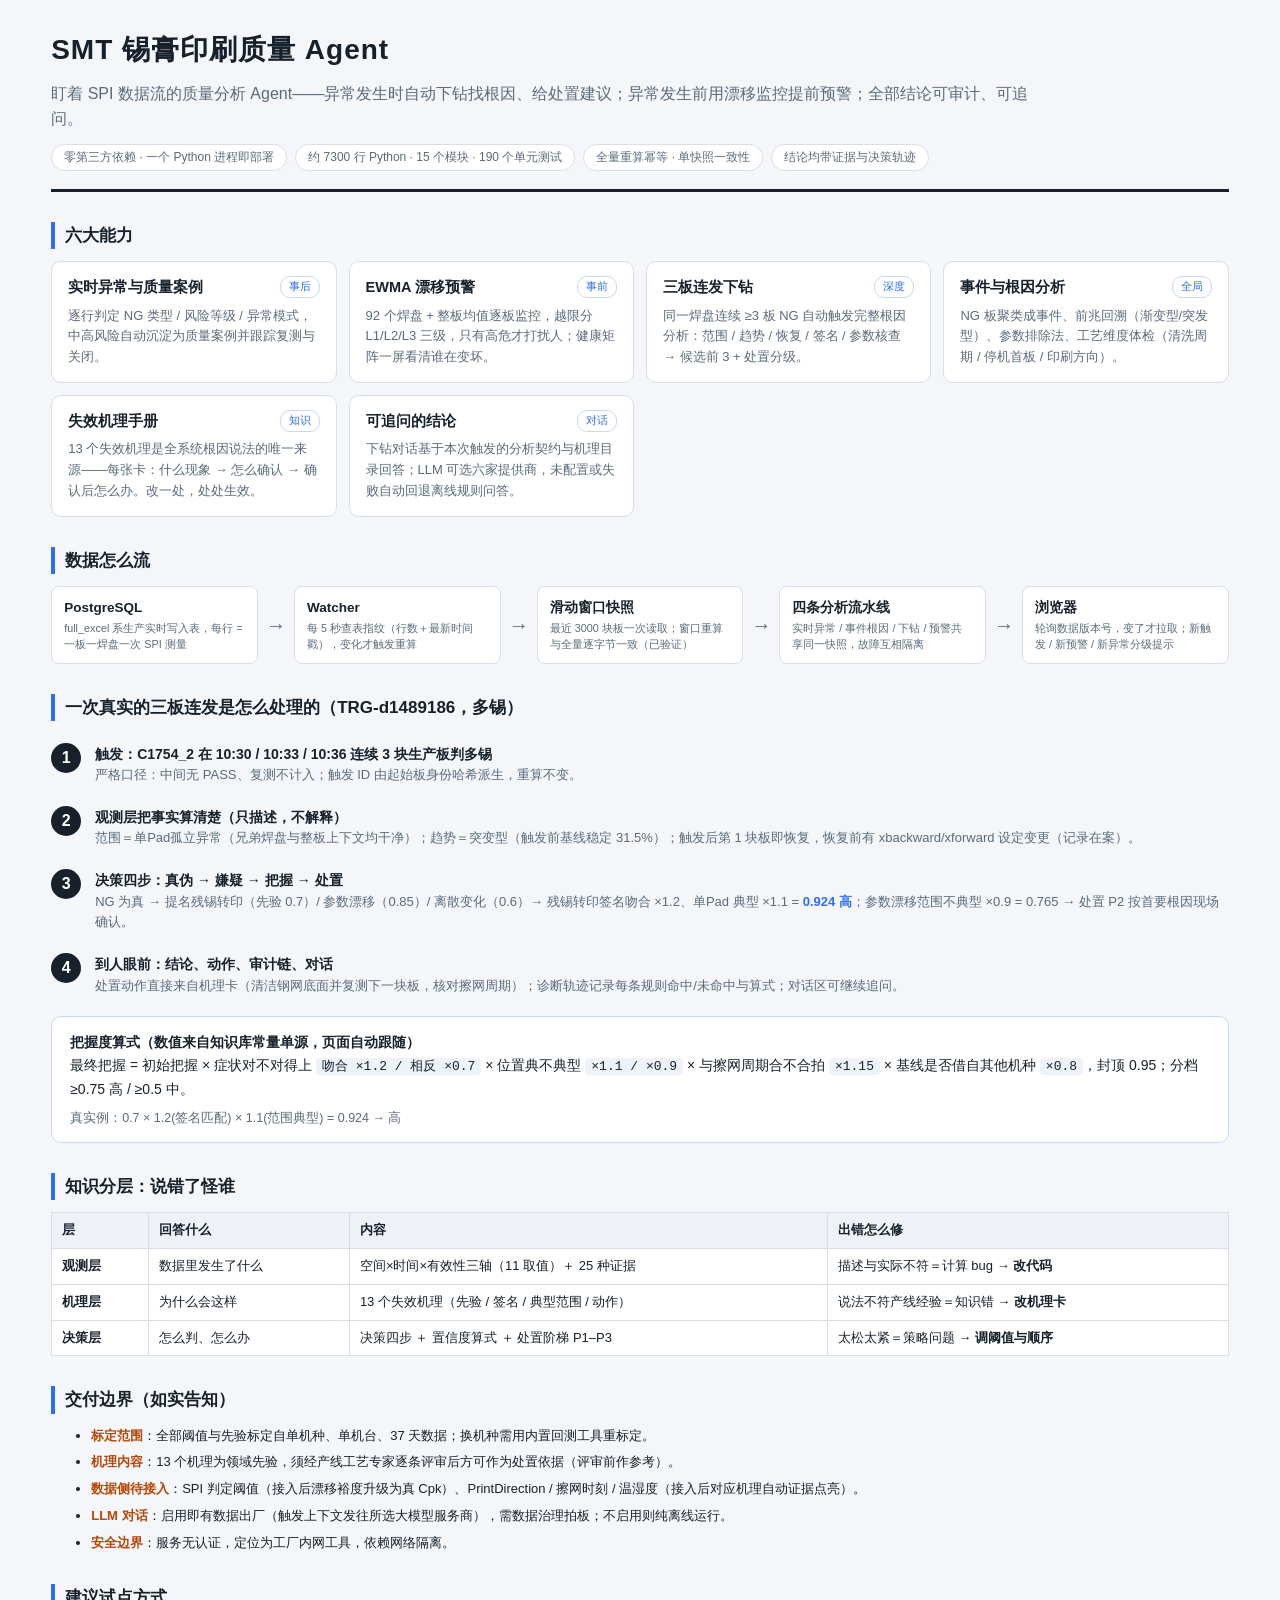
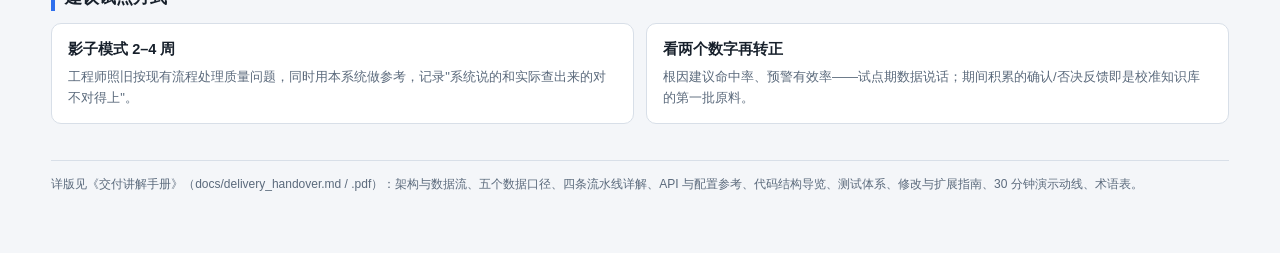
<file: docs/delivery_overview.html>
<!DOCTYPE html>
<html lang="zh-CN">
<head>
<meta charset="utf-8">
<meta name="viewport" content="width=device-width, initial-scale=1">
<title>SMT 锡膏印刷质量 Agent · 一页总览</title>
<style>
  :root {
    --ink: #17202b; --muted: #5b6a7c; --line: #d8dfe8; --panel: #ffffff;
    --bg: #f4f6f9; --accent: #2f6fed; --danger: #d92d20; --ok: #12805c; --warn: #b54708;
  }
  * { box-sizing: border-box; margin: 0; }
  body { font-family: "Noto Sans CJK SC", "PingFang SC", "Microsoft YaHei", sans-serif;
         background: var(--bg); color: var(--ink); line-height: 1.6; padding: 28px 4vw 60px; }
  .hero { border-bottom: 3px solid var(--ink); padding-bottom: 18px; margin-bottom: 26px; }
  .hero h1 { font-size: 28px; letter-spacing: 1px; }
  .hero p { color: var(--muted); margin-top: 8px; max-width: 62em; }
  .hero .chips { margin-top: 12px; display: flex; flex-wrap: wrap; gap: 8px; }
  .chip { font-size: 12px; border: 1px solid var(--line); background: var(--panel);
          border-radius: 20px; padding: 3px 12px; color: var(--muted); }
  h2 { font-size: 17px; margin: 30px 0 12px; padding-left: 10px; border-left: 4px solid var(--accent); }
  .grid { display: grid; gap: 12px; }
  .cols-3 { grid-template-columns: repeat(auto-fit, minmax(260px, 1fr)); }
  .cols-2 { grid-template-columns: repeat(auto-fit, minmax(340px, 1fr)); }
  .card { background: var(--panel); border: 1px solid var(--line); border-radius: 10px; padding: 14px 16px; }
  .card h3 { font-size: 14.5px; margin-bottom: 6px; }
  .card p { font-size: 13px; color: var(--muted); }
  .card .tag { float: right; font-size: 11px; color: var(--accent); border: 1px solid #c7d7f5;
               border-radius: 10px; padding: 1px 8px; }
  .flow { display: flex; flex-wrap: wrap; align-items: stretch; gap: 8px; }
  .flow .node { background: var(--panel); border: 1px solid var(--line); border-radius: 8px;
                padding: 10px 12px; font-size: 13px; flex: 1; min-width: 150px; }
  .flow .node strong { display: block; font-size: 13.5px; margin-bottom: 3px; }
  .flow .node small { color: var(--muted); line-height: 1.45; display: block; }
  .flow .arrow { align-self: center; color: var(--muted); font-size: 20px; }
  .steps { counter-reset: step; }
  .step { display: flex; gap: 14px; padding: 10px 0; }
  .step::before { counter-increment: step; content: counter(step);
                  flex: none; width: 30px; height: 30px; border-radius: 50%;
                  background: var(--ink); color: #fff; font-weight: 700;
                  display: flex; align-items: center; justify-content: center; }
  .step strong { display: block; font-size: 14px; }
  .step p { font-size: 13px; color: var(--muted); }
  .formula { background: var(--panel); border: 1.5px solid #c7d7f5; border-radius: 10px;
             padding: 14px 18px; font-size: 14px; margin-top: 10px; }
  .formula code { background: #eef2f9; padding: 1px 6px; border-radius: 4px; font-size: 13px; }
  .formula .ex { color: var(--muted); font-size: 12.5px; margin-top: 8px; }
  table { border-collapse: collapse; width: 100%; background: var(--panel); font-size: 13px; }
  th, td { border: 1px solid var(--line); padding: 7px 10px; text-align: left; vertical-align: top; }
  th { background: #eef2f7; white-space: nowrap; }
  .warn-list li { margin: 6px 0; font-size: 13px; }
  .warn-list strong { color: var(--warn); }
  .foot { margin-top: 36px; padding-top: 14px; border-top: 1px solid var(--line);
          color: var(--muted); font-size: 12px; }
  .k { color: var(--accent); font-weight: 600; }
  @media print {
    body { background: #fff; padding: 0; }
    .card, .flow .node, .formula, table { break-inside: avoid; }
  }
</style>
</head>
<body>

<header class="hero">
  <h1>SMT 锡膏印刷质量 Agent</h1>
  <p>盯着 SPI 数据流的质量分析 Agent——异常发生时自动下钻找根因、给处置建议；异常发生前用漂移监控提前预警；全部结论可审计、可追问。</p>
  <div class="chips">
    <span class="chip">零第三方依赖 · 一个 Python 进程即部署</span>
    <span class="chip">约 7300 行 Python · 15 个模块 · 190 个单元测试</span>
    <span class="chip">全量重算幂等 · 单快照一致性</span>
    <span class="chip">结论均带证据与决策轨迹</span>
  </div>
</header>

<h2>六大能力</h2>
<div class="grid cols-3">
  <div class="card"><span class="tag">事后</span><h3>实时异常与质量案例</h3><p>逐行判定 NG 类型 / 风险等级 / 异常模式，中高风险自动沉淀为质量案例并跟踪复测与关闭。</p></div>
  <div class="card"><span class="tag">事前</span><h3>EWMA 漂移预警</h3><p>92 个焊盘 + 整板均值逐板监控，越限分 L1/L2/L3 三级，只有高危才打扰人；健康矩阵一屏看清谁在变坏。</p></div>
  <div class="card"><span class="tag">深度</span><h3>三板连发下钻</h3><p>同一焊盘连续 ≥3 板 NG 自动触发完整根因分析：范围 / 趋势 / 恢复 / 签名 / 参数核查 → 候选前 3 + 处置分级。</p></div>
  <div class="card"><span class="tag">全局</span><h3>事件与根因分析</h3><p>NG 板聚类成事件、前兆回溯（渐变型/突发型）、参数排除法、工艺维度体检（清洗周期 / 停机首板 / 印刷方向）。</p></div>
  <div class="card"><span class="tag">知识</span><h3>失效机理手册</h3><p>13 个失效机理是全系统根因说法的唯一来源——每张卡：什么现象 → 怎么确认 → 确认后怎么办。改一处，处处生效。</p></div>
  <div class="card"><span class="tag">对话</span><h3>可追问的结论</h3><p>下钻对话基于本次触发的分析契约与机理目录回答；LLM 可选六家提供商，未配置或失败自动回退离线规则问答。</p></div>
</div>

<h2>数据怎么流</h2>
<div class="flow">
  <div class="node"><strong>PostgreSQL</strong><small>full_excel 系生产实时写入表，每行 = 一板一焊盘一次 SPI 测量</small></div>
  <span class="arrow">→</span>
  <div class="node"><strong>Watcher</strong><small>每 5 秒查表指纹（行数＋最新时间戳），变化才触发重算</small></div>
  <span class="arrow">→</span>
  <div class="node"><strong>滑动窗口快照</strong><small>最近 3000 块板一次读取；窗口重算与全量逐字节一致（已验证）</small></div>
  <span class="arrow">→</span>
  <div class="node"><strong>四条分析流水线</strong><small>实时异常 / 事件根因 / 下钻 / 预警共享同一快照，故障互相隔离</small></div>
  <span class="arrow">→</span>
  <div class="node"><strong>浏览器</strong><small>轮询数据版本号，变了才拉取；新触发 / 新预警 / 新异常分级提示</small></div>
</div>

<h2>一次真实的三板连发是怎么处理的（TRG-d1489186，多锡）</h2>
<div class="steps">
  <div class="step"><div><strong>触发：C1754_2 在 10:30 / 10:33 / 10:36 连续 3 块生产板判多锡</strong><p>严格口径：中间无 PASS、复测不计入；触发 ID 由起始板身份哈希派生，重算不变。</p></div></div>
  <div class="step"><div><strong>观测层把事实算清楚（只描述，不解释）</strong><p>范围＝单Pad孤立异常（兄弟焊盘与整板上下文均干净）；趋势＝突变型（触发前基线稳定 31.5%）；触发后第 1 块板即恢复，恢复前有 xbackward/xforward 设定变更（记录在案）。</p></div></div>
  <div class="step"><div><strong>决策四步：真伪 → 嫌疑 → 把握 → 处置</strong><p>NG 为真 → 提名残锡转印（先验 0.7）/ 参数漂移（0.85）/ 离散变化（0.6）→ 残锡转印签名吻合 ×1.2、单Pad 典型 ×1.1 = <span class="k">0.924 高</span>；参数漂移范围不典型 ×0.9 = 0.765 → 处置 P2 按首要根因现场确认。</p></div></div>
  <div class="step"><div><strong>到人眼前：结论、动作、审计链、对话</strong><p>处置动作直接来自机理卡（清洁钢网底面并复测下一块板，核对擦网周期）；诊断轨迹记录每条规则命中/未命中与算式；对话区可继续追问。</p></div></div>
</div>

<div class="formula">
  <strong>把握度算式（数值来自知识库常量单源，页面自动跟随）</strong><br>
  最终把握 = 初始把握 × 症状对不对得上 <code>吻合 ×1.2 / 相反 ×0.7</code> × 位置典不典型 <code>×1.1 / ×0.9</code> × 与擦网周期合不合拍 <code>×1.15</code> × 基线是否借自其他机种 <code>×0.8</code>，封顶 0.95；分档 ≥0.75 高 / ≥0.5 中。
  <div class="ex">真实例：0.7 × 1.2(签名匹配) × 1.1(范围典型) = 0.924 → 高</div>
</div>

<h2>知识分层：说错了怪谁</h2>
<table>
  <tr><th>层</th><th>回答什么</th><th>内容</th><th>出错怎么修</th></tr>
  <tr><td><strong>观测层</strong></td><td>数据里发生了什么</td><td>空间×时间×有效性三轴（11 取值）＋ 25 种证据</td><td>描述与实际不符＝计算 bug → <strong>改代码</strong></td></tr>
  <tr><td><strong>机理层</strong></td><td>为什么会这样</td><td>13 个失效机理（先验 / 签名 / 典型范围 / 动作）</td><td>说法不符产线经验＝知识错 → <strong>改机理卡</strong></td></tr>
  <tr><td><strong>决策层</strong></td><td>怎么判、怎么办</td><td>决策四步 ＋ 置信度算式 ＋ 处置阶梯 P1–P3</td><td>太松太紧＝策略问题 → <strong>调阈值与顺序</strong></td></tr>
</table>

<h2>交付边界（如实告知）</h2>
<ul class="warn-list">
  <li><strong>标定范围</strong>：全部阈值与先验标定自单机种、单机台、37 天数据；换机种需用内置回测工具重标定。</li>
  <li><strong>机理内容</strong>：13 个机理为领域先验，须经产线工艺专家逐条评审后方可作为处置依据（评审前作参考）。</li>
  <li><strong>数据侧待接入</strong>：SPI 判定阈值（接入后漂移裕度升级为真 Cpk）、PrintDirection / 擦网时刻 / 温湿度（接入后对应机理自动证据点亮）。</li>
  <li><strong>LLM 对话</strong>：启用即有数据出厂（触发上下文发往所选大模型服务商），需数据治理拍板；不启用则纯离线运行。</li>
  <li><strong>安全边界</strong>：服务无认证，定位为工厂内网工具，依赖网络隔离。</li>
</ul>

<h2>建议试点方式</h2>
<div class="grid cols-2">
  <div class="card"><h3>影子模式 2–4 周</h3><p>工程师照旧按现有流程处理质量问题，同时用本系统做参考，记录"系统说的和实际查出来的对不对得上"。</p></div>
  <div class="card"><h3>看两个数字再转正</h3><p>根因建议命中率、预警有效率——试点期数据说话；期间积累的确认/否决反馈即是校准知识库的第一批原料。</p></div>
</div>

<p class="foot">详版见《交付讲解手册》（docs/delivery_handover.md / .pdf）：架构与数据流、五个数据口径、四条流水线详解、API 与配置参考、代码结构导览、测试体系、修改与扩展指南、30 分钟演示动线、术语表。</p>

</body>
</html>
</file>
